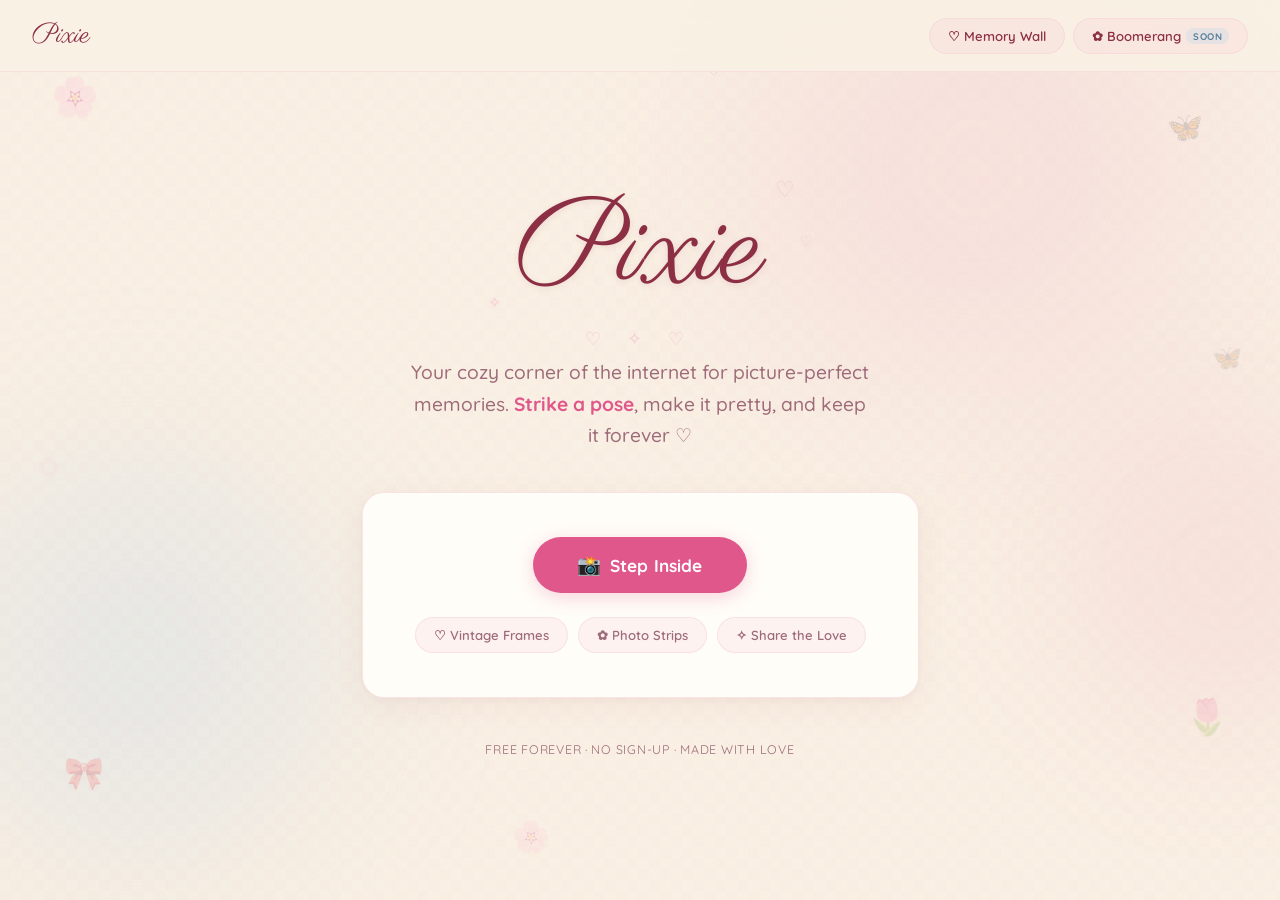
<file: backups/index.html>
<!DOCTYPE html>
<html lang="en">
<head>
  <meta charset="UTF-8">
  <meta name="viewport" content="width=device-width, initial-scale=1.0">
  <meta name="description" content="Pixie — a vintage-style online photobooth. Step inside, strike a pose, and keep your memories forever ♡">

  <title>Pixie ♡ Online Photobooth</title>

  <!-- Styles -->
  <link rel="stylesheet" href="style.css">

  <!-- Favicon -->
  <link rel="icon" href="data:image/svg+xml,<svg xmlns=%22http://www.w3.org/2000/svg%22 viewBox=%220 0 100 100%22><text y=%22.9em%22 font-size=%2290%22>🎀</text></svg>">
</head>
<body>

  <!-- ======== Soft Background Shapes ======== -->
  <div class="bg-shapes" aria-hidden="true">
    <div class="shape shape--blush"></div>
    <div class="shape shape--blue"></div>
    <div class="shape shape--rose"></div>
  </div>

  <!-- ======== Sparkle Particles ======== -->
  <div class="sparkles" id="sparkles" aria-hidden="true"></div>

  <!-- ======== Falling Petals ======== -->
  <div class="bg-petals" id="petals" aria-hidden="true"></div>

  <!-- ======== Floating Hearts ======== -->
  <div class="bg-hearts" id="hearts" aria-hidden="true"></div>

  <!-- ======== Gingham Pattern ======== -->
  <div class="gingham-overlay" aria-hidden="true"></div>

  <!-- ======== Decorative Stickers ======== -->
  <div class="bg-deco" aria-hidden="true">
    <span class="deco deco--1">🌸</span>
    <span class="deco deco--2">🦋</span>
    <span class="deco deco--3">🎀</span>
    <span class="deco deco--4">✿</span>
    <span class="deco deco--5">🌷</span>
    <span class="deco deco--6">🦋</span>
    <span class="deco deco--7">🌸</span>
    <span class="deco deco--8">♡</span>
  </div>

  <!-- ======== Paper Texture Overlay ======== -->
  <div class="texture-overlay" aria-hidden="true"></div>

  <!-- ======== Flash Overlay ======== -->
  <div class="flash-overlay" id="flash-overlay" aria-hidden="true"></div>

  <!-- ======== Navigation ======== -->
  <nav class="nav" id="main-nav">
    <a class="nav__logo" href="#" id="nav-home">Pixie</a>
    <ul class="nav__links">
      <li>
        <button class="nav__link" id="nav-memory-wall" type="button">
          ♡ Memory Wall
        </button>
      </li>
      <li>
        <button class="nav__link" id="nav-boomerang" type="button">
          ✿ Boomerang
          <span class="nav__link-badge">Soon</span>
        </button>
      </li>
    </ul>
  </nav>

  <!-- ================================================================
       SCREEN: Hero / Landing
       ================================================================ -->
  <main class="hero screen screen--active" id="hero-screen">

    <!-- Title -->
    <div class="hero__logo-wrap fade-up">
      <h1 class="hero__title">
        Pixie
        <span class="hero__accent hero__accent--1" aria-hidden="true">♡</span>
        <span class="hero__accent hero__accent--2" aria-hidden="true">✧</span>
        <span class="hero__accent hero__accent--3" aria-hidden="true">♡</span>
      </h1>
      <div class="hero__flourish" aria-hidden="true">♡ ✧ ♡</div>
    </div>

    <!-- Tagline -->
    <p class="hero__tagline fade-up">
      Your cozy corner of the internet for picture-perfect memories.
      <em>Strike a pose</em>, make it pretty, and keep it forever&nbsp;♡
    </p>

    <!-- Card -->
    <div class="hero__card fade-up">
      <button class="cta-btn" id="start-booth-btn" type="button">
        <span class="cta-btn__icon">📸</span>
        Step Inside
      </button>
      <div class="hero__features">
        <span class="feature-pill">♡ Vintage Frames</span>
        <span class="feature-pill">✿ Photo Strips</span>
        <span class="feature-pill">✧ Share the Love</span>
      </div>
    </div>

    <!-- Footer -->
    <p class="hero__footer fade-up">
      Free forever · No sign-up · Made with love
    </p>

  </main>

  <!-- ================================================================
       SCREEN: Booth / Camera
       ================================================================ -->
  <section class="booth screen" id="booth-screen">

    <!-- Header -->
    <div class="booth__header">
      <button class="booth__back-btn" id="booth-back-btn" type="button">
        ← Back
      </button>
      <div class="booth__progress" id="booth-progress">
        <div class="booth__dot" data-shot="0"></div>
        <div class="booth__dot" data-shot="1"></div>
        <div class="booth__dot" data-shot="2"></div>
        <div class="booth__dot" data-shot="3"></div>
      </div>
    </div>

    <!-- Camera Stage -->
    <div class="booth__stage">
      <div class="booth__frame" id="booth-frame">

        <!-- Viewfinder (video + overlays) -->
        <div class="booth__viewfinder">
          <video id="webcam-video" autoplay playsinline muted></video>

          <!-- Countdown Overlay -->
          <div class="booth__countdown" id="countdown-overlay">
            <span class="countdown__number" id="countdown-number"></span>
          </div>

          <!-- Camera Error State -->
          <div class="booth__error" id="booth-error">
            <span class="booth__error-icon">📷</span>
            <p class="booth__error-text">We need camera access to capture your photos!</p>
            <button class="booth__error-btn" id="retry-camera-btn" type="button">Try Again</button>
          </div>
        </div>

        <!-- Status — in the polaroid bottom area -->
        <p class="booth__status" id="booth-status">Press capture when you're ready!</p>

      </div>
    </div>

    <!-- Capture Button -->
    <button class="cta-btn booth__capture-btn" id="capture-btn" type="button">
      <span class="cta-btn__icon">📸</span>
      Capture
    </button>

    <!-- Hidden capture canvas -->
    <canvas id="capture-canvas" style="display:none;"></canvas>
  </section>

  <!-- ================================================================
       SCREEN: Results
       ================================================================ -->
  <section class="results screen" id="results-screen">

    <h2 class="results__title">Your Photos Are Ready ♡</h2>

    <div class="results__strip-wrap">
      <canvas id="strip-canvas"></canvas>
    </div>

    <div class="results__actions">
      <button class="cta-btn" id="retake-btn" type="button">
        <span class="cta-btn__icon">🔄</span>
        Retake
      </button>
      <button class="cta-btn cta-btn--outline" id="home-btn" type="button">
        <span class="cta-btn__icon">🏠</span>
        Home
      </button>
    </div>

  </section>

  <!-- Scripts -->
  <script src="script.js"></script>
</body>
</html>
</file>
<file: backups/style.css>
/* ============================================
   Pixie — Vintage Online Photobooth
   Complete Stylesheet
   ============================================ */

/* ---------- Google Fonts ---------- */
@import url('https://fonts.googleapis.com/css2?family=Parisienne&family=Quicksand:wght@400;500;600;700&display=swap');

/* ---------- CSS Custom Properties ---------- */
:root {
  /* Core palette — vintage / feminine / storybook */
  --clr-cream:       #FAF1E4;
  --clr-cream-deep:  #F3E4D2;
  --clr-blush:       #F4C9D3;
  --clr-blush-light: #FADCE4;
  --clr-dusty-blue:  #BFD7E8;
  --clr-rose:        #8C2F45;
  --clr-hot-pink:    #E0578B;
  --clr-hot-pink-dk: #C9436F;
  --clr-white:       #FFFDF8;
  --clr-text:        #5A2434;
  --clr-text-dim:    #9E6B7A;

  /* Typography */
  --ff-display: 'Parisienne', cursive;
  --ff-body:    'Quicksand', sans-serif;

  /* Sizing */
  --radius-sm: 10px;
  --radius-md: 16px;
  --radius-lg: 22px;
  --radius-pill: 100px;

  /* Transitions */
  --ease-smooth: cubic-bezier(.4, 0, .2, 1);
  --transition-fast: 200ms var(--ease-smooth);
  --transition-med:  350ms var(--ease-smooth);
}

/* ---------- Reset ---------- */
*, *::before, *::after {
  margin: 0; padding: 0; box-sizing: border-box;
}

html {
  font-size: 16px;
  -webkit-font-smoothing: antialiased;
  -moz-osx-font-smoothing: grayscale;
  scroll-behavior: smooth;
}

body {
  font-family: var(--ff-body);
  background: var(--clr-cream);
  color: var(--clr-text);
  min-height: 100dvh;
  overflow-x: hidden;
  position: relative;
}

h1, h2, h3, h4, h5, h6 { font-family: var(--ff-display); }
a { color: inherit; text-decoration: none; }
img { display: block; max-width: 100%; }
button {
  font-family: inherit; cursor: pointer;
  border: none; background: none; color: inherit;
}

/* ============================================
   Screen System
   ============================================ */
.screen { display: none; }
.screen.screen--active {
  display: flex;
  animation: screenIn 500ms var(--ease-smooth);
}
@keyframes screenIn {
  from { opacity: 0; transform: translateY(14px); }
  to   { opacity: 1; transform: translateY(0); }
}

/* ============================================
   Background — Soft Pastel Shapes
   ============================================ */
.bg-shapes {
  position: fixed; inset: 0; z-index: 0;
  overflow: hidden; pointer-events: none;
}

.shape {
  position: absolute;
  border-radius: 50%;
  filter: blur(90px);
  will-change: transform;
}

.shape--blush {
  width: 480px; height: 480px;
  background: var(--clr-blush);
  opacity: 0.35;
  top: -8%; right: 5%;
  animation: shapeFloat1 20s ease-in-out infinite alternate;
}
.shape--blue {
  width: 400px; height: 400px;
  background: var(--clr-dusty-blue);
  opacity: 0.3;
  bottom: 5%; left: -5%;
  animation: shapeFloat2 24s ease-in-out infinite alternate;
}
.shape--rose {
  width: 320px; height: 320px;
  background: var(--clr-hot-pink);
  opacity: 0.1;
  top: 45%; right: -8%;
  animation: shapeFloat3 18s ease-in-out infinite alternate;
}

@keyframes shapeFloat1 { 0%{transform:translate(0,0) scale(1)} 100%{transform:translate(60px,40px) scale(1.08)} }
@keyframes shapeFloat2 { 0%{transform:translate(0,0) scale(1)} 100%{transform:translate(50px,-40px) scale(1.06)} }
@keyframes shapeFloat3 { 0%{transform:translate(0,0) scale(1)} 100%{transform:translate(-40px,30px) scale(1.1)} }

/* ============================================
   Sparkle Particles (subtle warm tones)
   ============================================ */
.sparkles {
  position: fixed; inset: 0; z-index: 1;
  pointer-events: none; overflow: hidden;
}
.sparkle {
  position: absolute;
  border-radius: 50%;
  opacity: 0;
  animation: sparkleFloat var(--dur, 4s) var(--delay, 0s) infinite;
}
@keyframes sparkleFloat {
  0%   { opacity: 0; transform: translateY(0) scale(0); }
  25%  { opacity: 0.6; transform: translateY(-8px) scale(1); }
  60%  { opacity: 0.35; transform: translateY(-24px) scale(0.7); }
  100% { opacity: 0; transform: translateY(-45px) scale(0); }
}

/* ============================================
   Paper Texture Overlay
   ============================================ */
.texture-overlay {
  position: fixed; inset: 0; z-index: 2;
  pointer-events: none; opacity: 0.025;
  background-image: url("data:image/svg+xml,%3Csvg viewBox='0 0 256 256' xmlns='http://www.w3.org/2000/svg'%3E%3Cfilter id='n'%3E%3CfeTurbulence type='fractalNoise' baseFrequency='0.8' numOctaves='4' stitchTiles='stitch'/%3E%3C/filter%3E%3Crect width='100%25' height='100%25' filter='url(%23n)'/%3E%3C/svg%3E");
  background-repeat: repeat;
  background-size: 256px;
}

/* ============================================
   Flash Overlay
   ============================================ */
.flash-overlay {
  position: fixed; inset: 0; z-index: 500;
  background: #fff; opacity: 0;
  pointer-events: none;
}
.flash-overlay.active {
  animation: flashBurst 350ms ease-out forwards;
}
@keyframes flashBurst {
  0%   { opacity: 0.92; }
  100% { opacity: 0; }
}

/* ============================================
   Navigation
   ============================================ */
.nav {
  position: fixed; top: 0; left: 0; right: 0;
  z-index: 100;
  display: flex; align-items: center; justify-content: space-between;
  padding: 16px 32px;
  background: rgba(250, 241, 228, 0.85);
  backdrop-filter: blur(12px);
  -webkit-backdrop-filter: blur(12px);
  border-bottom: 1px solid rgba(244, 201, 211, 0.4);
}

.nav__logo {
  font-family: var(--ff-display);
  font-size: 1.75rem;
  color: var(--clr-rose);
  cursor: pointer;
  transition: color var(--transition-fast);
}
.nav__logo:hover { color: var(--clr-hot-pink); }

.nav__links {
  display: flex; align-items: center; gap: 8px;
  list-style: none;
}

.nav__link {
  display: inline-flex; align-items: center; gap: 5px;
  padding: 9px 18px;
  font-family: var(--ff-body);
  font-size: 0.82rem; font-weight: 600;
  color: var(--clr-rose);
  background: rgba(244, 201, 211, 0.25);
  border: 1px solid rgba(244, 201, 211, 0.45);
  border-radius: var(--radius-pill);
  transition: all var(--transition-fast);
}
.nav__link:hover {
  background: rgba(244, 201, 211, 0.45);
  border-color: var(--clr-blush);
  transform: translateY(-1px);
  box-shadow: 0 3px 12px rgba(140, 47, 69, 0.08);
}

.nav__link-badge {
  font-size: 0.6rem; font-weight: 700;
  padding: 2px 7px;
  border-radius: var(--radius-pill);
  background: rgba(191, 215, 232, 0.35);
  color: #5A7F9A;
  letter-spacing: 0.04em;
  text-transform: uppercase;
}

/* ============================================
   Hero Section
   ============================================ */
.hero {
  position: relative; z-index: 10;
  flex-direction: column; align-items: center; justify-content: center;
  min-height: 100dvh;
  padding: 120px 24px 80px;
  text-align: center;
}

/* Title */
.hero__logo-wrap {
  position: relative; margin-bottom: 4px;
}

.hero__title {
  font-family: var(--ff-display);
  font-size: clamp(3.5rem, 13vw, 7.5rem);
  font-weight: 400;
  line-height: 1.15;
  color: var(--clr-rose);
  text-shadow: 0 2px 6px rgba(140, 47, 69, 0.1);
  position: relative;
}

/* Decorative flourish */
.hero__flourish {
  font-size: 1.1rem;
  color: var(--clr-blush);
  letter-spacing: 0.6em;
  margin-top: 6px;
  margin-bottom: 4px;
}

/* Decorative hearts around title */
.hero__accent {
  position: absolute;
  font-size: 1.4rem;
  color: var(--clr-blush);
  animation: accentFloat 5s ease-in-out infinite alternate;
}
.hero__accent--1 { top: -4px; right: -30px; animation-delay: 0s; }
.hero__accent--2 { bottom: 8px; left: -28px; font-size: 1rem; animation-delay: -2s; }
.hero__accent--3 { top: 38%; right: -48px; font-size: 0.9rem; animation-delay: -3.5s; }
@keyframes accentFloat {
  0%   { transform: translateY(0) rotate(0); }
  100% { transform: translateY(-6px) rotate(8deg); }
}

/* Tagline */
.hero__tagline {
  font-family: var(--ff-body);
  font-size: clamp(0.95rem, 2.5vw, 1.2rem);
  font-weight: 500;
  color: var(--clr-text-dim);
  max-width: 460px;
  margin-bottom: 40px;
  line-height: 1.65;
}
.hero__tagline em {
  font-style: normal;
  color: var(--clr-hot-pink);
  font-weight: 700;
}

/* Glass-free Card */
.hero__card {
  background: var(--clr-white);
  border: 1px solid rgba(244, 201, 211, 0.5);
  border-radius: var(--radius-lg);
  padding: 44px 52px;
  display: flex; flex-direction: column; align-items: center; gap: 24px;
  box-shadow:
    0 8px 32px rgba(140, 47, 69, 0.06),
    0 2px 8px rgba(140, 47, 69, 0.04);
}

/* Feature Pills */
.hero__features {
  display: flex; align-items: center; gap: 10px;
  flex-wrap: wrap; justify-content: center;
}
.feature-pill {
  display: inline-flex; align-items: center; gap: 5px;
  padding: 9px 18px;
  font-family: var(--ff-body);
  font-size: 0.82rem; font-weight: 600;
  color: var(--clr-text-dim);
  background: rgba(244, 201, 211, 0.2);
  border: 1px solid rgba(244, 201, 211, 0.4);
  border-radius: var(--radius-pill);
  transition: all var(--transition-fast);
  cursor: default;
}
.feature-pill:hover {
  background: rgba(244, 201, 211, 0.4);
  border-color: var(--clr-blush);
  transform: translateY(-1px);
  color: var(--clr-rose);
}

/* Footer */
.hero__footer {
  margin-top: 44px;
  font-family: var(--ff-body);
  font-size: 0.78rem;
  color: var(--clr-text-dim);
  opacity: 0.6;
  letter-spacing: 0.06em;
  text-transform: uppercase;
}

/* ============================================
   CTA Button (shared)
   ============================================ */
.cta-btn {
  position: relative;
  display: inline-flex; align-items: center; gap: 8px;
  padding: 16px 44px;
  font-family: var(--ff-body);
  font-size: 1.08rem; font-weight: 700;
  color: #fff;
  background: var(--clr-hot-pink);
  border-radius: var(--radius-pill);
  border: none; cursor: pointer;
  transition: all var(--transition-fast);
  box-shadow: 0 4px 18px rgba(224, 87, 139, 0.25);
  letter-spacing: 0.01em;
}
.cta-btn:hover {
  background: var(--clr-hot-pink-dk);
  transform: translateY(-2px);
  box-shadow: 0 6px 24px rgba(224, 87, 139, 0.35);
}
.cta-btn:active {
  transform: translateY(0);
  box-shadow: 0 2px 10px rgba(224, 87, 139, 0.2);
  transition-duration: 80ms;
}
.cta-btn__icon {
  font-size: 1.2rem; display: inline-flex;
  transition: transform var(--transition-fast);
}
.cta-btn:hover .cta-btn__icon { transform: scale(1.12); }
.cta-btn:disabled {
  opacity: 0.45; cursor: not-allowed;
  transform: none !important;
  box-shadow: 0 2px 10px rgba(224, 87, 139, 0.12) !important;
}

/* Outline variant */
.cta-btn--outline {
  background: transparent;
  color: var(--clr-rose);
  border: 2px solid rgba(140, 47, 69, 0.2);
  box-shadow: none;
}
.cta-btn--outline:hover {
  background: rgba(140, 47, 69, 0.05);
  border-color: rgba(140, 47, 69, 0.35);
  box-shadow: 0 4px 16px rgba(140, 47, 69, 0.06);
}

/* ============================================
   Booth Screen
   ============================================ */
.booth {
  position: relative; z-index: 10;
  flex-direction: column; align-items: center;
  min-height: 100dvh;
  padding: 90px 24px 40px;
  gap: 20px;
}

/* Header */
.booth__header {
  width: 100%; max-width: 560px;
  display: flex; align-items: center; justify-content: space-between;
}
.booth__back-btn {
  display: inline-flex; align-items: center; gap: 5px;
  padding: 8px 16px;
  font-family: var(--ff-body); font-size: 0.88rem; font-weight: 600;
  color: var(--clr-text-dim);
  background: rgba(244, 201, 211, 0.2);
  border: 1px solid rgba(244, 201, 211, 0.4);
  border-radius: var(--radius-pill);
  transition: all var(--transition-fast);
}
.booth__back-btn:hover {
  color: var(--clr-rose);
  background: rgba(244, 201, 211, 0.4);
  transform: translateX(-2px);
}

/* Progress Dots */
.booth__progress {
  display: flex; align-items: center; gap: 10px;
}
.booth__dot {
  width: 13px; height: 13px;
  border-radius: 50%;
  border: 2.5px solid var(--clr-blush);
  background: transparent;
  transition: all 300ms var(--ease-smooth);
}
.booth__dot.active {
  border-color: var(--clr-hot-pink);
  box-shadow: 0 0 8px rgba(224, 87, 139, 0.25);
  animation: dotPulse 1.2s ease-in-out infinite;
}
.booth__dot.done {
  background: var(--clr-hot-pink);
  border-color: var(--clr-hot-pink);
  box-shadow: 0 0 6px rgba(224, 87, 139, 0.2);
}
@keyframes dotPulse {
  0%,100%{ transform:scale(1); } 50%{ transform:scale(1.25); }
}

/* Camera Stage */
.booth__stage {
  display: flex; flex-direction: column; align-items: center;
  width: 100%;
}

/* Polaroid Frame */
.booth__frame {
  background: var(--clr-white);
  width: min(520px, 90vw);
  padding: 12px;
  padding-bottom: 0;
  border-radius: var(--radius-md);
  box-shadow:
    0 8px 32px rgba(140, 47, 69, 0.1),
    0 2px 8px rgba(140, 47, 69, 0.05);
  position: relative;
  transition: box-shadow var(--transition-med);
}

.booth__viewfinder {
  position: relative;
  border-radius: var(--radius-sm);
  overflow: hidden;
  background: #f0e6d8;
}

#webcam-video {
  display: block; width: 100%;
  transform: scaleX(-1);
  border-radius: var(--radius-sm);
}

/* Status — sits in the polaroid "bottom" area */
.booth__status {
  text-align: center;
  padding: 14px 8px;
  font-family: var(--ff-body);
  font-size: 0.88rem; font-weight: 600;
  color: var(--clr-text-dim);
  min-height: 48px;
}
.booth__status .accent {
  color: var(--clr-hot-pink); font-weight: 700;
}

/* Countdown Overlay */
.booth__countdown {
  position: absolute; inset: 0;
  display: flex; align-items: center; justify-content: center;
  background: rgba(250, 241, 228, 0.7);
  backdrop-filter: blur(4px);
  -webkit-backdrop-filter: blur(4px);
  border-radius: var(--radius-sm);
  z-index: 5;
  opacity: 0; pointer-events: none;
  transition: opacity 200ms;
}
.booth__countdown.active { opacity: 1; }

.countdown__number {
  font-family: var(--ff-body);
  font-size: clamp(5rem, 18vw, 9rem);
  font-weight: 700;
  color: var(--clr-rose);
  text-shadow: 0 3px 12px rgba(140, 47, 69, 0.15);
  opacity: 0; transform: scale(0.5);
}
.countdown__number.pop {
  animation: countdownPop 900ms var(--ease-smooth) forwards;
}
@keyframes countdownPop {
  0%   { opacity: 0; transform: scale(0.5); }
  30%  { opacity: 1; transform: scale(1.1); }
  50%  { transform: scale(1); }
  80%  { opacity: 1; }
  100% { opacity: 0; transform: scale(1.4); }
}

/* Camera Error */
.booth__error {
  position: absolute; inset: 0;
  display: flex; flex-direction: column;
  align-items: center; justify-content: center; gap: 12px;
  background: rgba(250, 241, 228, 0.95);
  border-radius: var(--radius-sm);
  z-index: 4;
  opacity: 0; pointer-events: none;
  transition: opacity 300ms;
}
.booth__error.active { opacity: 1; pointer-events: auto; }
.booth__error-icon { font-size: 2.8rem; }
.booth__error-text {
  font-size: 0.95rem; color: var(--clr-text-dim);
  text-align: center; max-width: 240px; line-height: 1.5;
}
.booth__error-btn {
  padding: 10px 24px;
  font-family: var(--ff-body); font-size: 0.9rem; font-weight: 700;
  color: #fff; background: var(--clr-hot-pink);
  border-radius: var(--radius-pill);
  transition: all var(--transition-fast);
  box-shadow: 0 3px 12px rgba(224, 87, 139, 0.2);
}
.booth__error-btn:hover {
  background: var(--clr-hot-pink-dk);
  transform: translateY(-1px);
}

/* Capture Button tweaks */
.booth__capture-btn { margin-top: 2px; }

/* ============================================
   Results Screen
   ============================================ */
.results {
  position: relative; z-index: 10;
  flex-direction: column; align-items: center; justify-content: center;
  min-height: 100dvh;
  padding: 100px 24px 60px;
  gap: 24px;
  text-align: center;
}

.results__title {
  font-family: var(--ff-display);
  font-size: clamp(1.8rem, 6vw, 3rem);
  font-weight: 400;
  color: var(--clr-rose);
}

.results__strip-wrap {
  max-width: 380px; width: 100%;
  display: flex; justify-content: center;
}

#strip-canvas {
  width: 100%; height: auto;
  border-radius: 12px;
  box-shadow:
    0 16px 56px rgba(140, 47, 69, 0.12),
    0 4px 16px rgba(140, 47, 69, 0.06);
  transition: transform 400ms var(--ease-smooth);
}
#strip-canvas:hover {
  transform: scale(1.015) rotate(-0.4deg);
}

.results__actions {
  display: flex; align-items: center; gap: 12px;
  flex-wrap: wrap; justify-content: center;
}
/* ============================================
   Falling Cherry Blossom Petals
   ============================================ */
.bg-petals {
  position: fixed; inset: 0; z-index: 1;
  pointer-events: none; overflow: hidden;
}

.petal {
  position: absolute;
  border-radius: 80% 0 55% 50% / 55% 0 80% 50%;
  opacity: 0;
  will-change: transform;
  animation: petalFall var(--dur, 12s) var(--delay, 0s) infinite;
}

@keyframes petalFall {
  0% {
    opacity: 0;
    transform: translate(0, -20px) rotate(0deg) scale(0.7);
  }
  8% { opacity: var(--peak, 0.45); }
  85% { opacity: var(--peak, 0.45); }
  100% {
    opacity: 0;
    transform:
      translate(var(--drift, 80px), calc(100vh + 30px))
      rotate(var(--spin, 360deg))
      scale(0.2);
  }
}

/* ============================================
   Floating Hearts
   ============================================ */
.bg-hearts {
  position: fixed; inset: 0; z-index: 1;
  pointer-events: none; overflow: hidden;
}

.float-heart {
  position: absolute;
  bottom: -30px;
  opacity: 0;
  will-change: transform;
  animation: heartFloat var(--dur, 14s) var(--delay, 0s) infinite;
  line-height: 1;
}

@keyframes heartFloat {
  0% {
    opacity: 0;
    transform: translateY(0) translateX(0) scale(0.4) rotate(var(--tilt, 0deg));
  }
  12% {
    opacity: var(--peak, 0.3);
    transform: translateY(-8vh) scale(0.7) rotate(var(--tilt, 0deg));
  }
  50% {
    transform:
      translateY(-50vh) translateX(var(--sway, 15px))
      scale(1) rotate(calc(var(--tilt, 0deg) + 10deg));
  }
  88% { opacity: var(--peak, 0.3); }
  100% {
    opacity: 0;
    transform:
      translateY(calc(-100vh - 20px)) translateX(calc(var(--sway, 15px) * -1))
      scale(0.5) rotate(calc(var(--tilt, 0deg) - 10deg));
  }
}

/* ============================================
   Gingham / Checkered Pattern Overlay
   ============================================ */
.gingham-overlay {
  position: fixed; inset: 0;
  z-index: 1;
  pointer-events: none;
  background:
    repeating-conic-gradient(
      rgba(244, 201, 211, 0.045) 0% 25%,
      transparent 0% 50%
    ) 0 0 / 22px 22px;
}

/* ============================================
   Decorative Scrapbook Stickers
   ============================================ */
.bg-deco {
  position: fixed; inset: 0;
  z-index: 3;
  pointer-events: none;
  overflow: hidden;
}

.deco {
  position: absolute;
  display: block;
  animation: decoSway var(--sway-dur, 6s) ease-in-out infinite alternate;
  filter: drop-shadow(0 2px 4px rgba(140, 47, 69, 0.08));
}

/* Top-left blossom */
.deco--1 {
  top: 8%; left: 4%;
  font-size: 2.4rem;
  opacity: 0.22;
  --sway-dur: 7s;
  --sway-x: 6px; --sway-y: -8px;
  --base-rot: -12deg;
}
/* Top-right butterfly */
.deco--2 {
  top: 12%; right: 6%;
  font-size: 1.8rem;
  opacity: 0.18;
  --sway-dur: 5s;
  --sway-x: 10px; --sway-y: -12px;
  --base-rot: 8deg;
}
/* Bottom-left bow */
.deco--3 {
  bottom: 12%; left: 5%;
  font-size: 2rem;
  opacity: 0.2;
  --sway-dur: 8s;
  --sway-x: -5px; --sway-y: 6px;
  --base-rot: -6deg;
}
/* Mid-left flower */
.deco--4 {
  top: 50%; left: 3%;
  font-size: 1.6rem;
  opacity: 0.14;
  --sway-dur: 9s;
  --sway-x: 4px; --sway-y: -10px;
  --base-rot: 15deg;
  color: var(--clr-blush);
}
/* Bottom-right tulip */
.deco--5 {
  bottom: 18%; right: 4%;
  font-size: 2.2rem;
  opacity: 0.19;
  --sway-dur: 7.5s;
  --sway-x: -8px; --sway-y: 5px;
  --base-rot: 10deg;
}
/* Mid-right butterfly */
.deco--6 {
  top: 38%; right: 3%;
  font-size: 1.5rem;
  opacity: 0.15;
  --sway-dur: 5.5s;
  --sway-x: 12px; --sway-y: -6px;
  --base-rot: -10deg;
}
/* Bottom-center blossom */
.deco--7 {
  bottom: 5%; left: 40%;
  font-size: 1.9rem;
  opacity: 0.16;
  --sway-dur: 8.5s;
  --sway-x: 5px; --sway-y: -7px;
  --base-rot: 20deg;
}
/* Top-center heart */
.deco--8 {
  top: 6%; left: 55%;
  font-size: 1.4rem;
  opacity: 0.2;
  --sway-dur: 6s;
  --sway-x: -4px; --sway-y: 8px;
  --base-rot: -5deg;
  color: var(--clr-hot-pink);
}

@keyframes decoSway {
  0% {
    transform:
      translate(0, 0)
      rotate(var(--base-rot, 0deg));
  }
  100% {
    transform:
      translate(var(--sway-x, 5px), var(--sway-y, -8px))
      rotate(calc(var(--base-rot, 0deg) + 6deg));
  }
}

/* ============================================
   Fade-Up Load Animations
   ============================================ */
.fade-up {
  opacity: 0; transform: translateY(20px);
  transition: opacity 550ms var(--ease-smooth), transform 550ms var(--ease-smooth);
}
.fade-up.visible { opacity: 1; transform: translateY(0); }
.fade-up:nth-child(1) { transition-delay: 100ms; }
.fade-up:nth-child(2) { transition-delay: 250ms; }
.fade-up:nth-child(3) { transition-delay: 400ms; }
.fade-up:nth-child(4) { transition-delay: 550ms; }

/* ============================================
   Responsive
   ============================================ */
@media (max-width: 768px) {
  .nav { padding: 14px 18px; }
  .nav__logo { font-size: 1.45rem; }
  .nav__link { padding: 7px 13px; font-size: 0.76rem; }
  .nav__link-badge { display: none; }

  .hero { padding: 100px 20px 60px; }
  .hero__card { padding: 32px 24px; }
  .hero__features { gap: 8px; }
  .feature-pill { padding: 7px 14px; font-size: 0.78rem; }
  .cta-btn { padding: 14px 34px; font-size: 1rem; }

  .shape--blush { width: 300px; height: 300px; opacity: 0.25; }
  .shape--blue  { width: 260px; height: 260px; opacity: 0.22; }
  .shape--rose  { width: 200px; height: 200px; }

  .booth { padding: 78px 16px 28px; }
  .booth__header { max-width: 100%; }

  .results { padding: 90px 20px 40px; }
  .results__strip-wrap { max-width: 320px; }

  /* Scale down decorative elements */
  .deco { font-size: 1.2rem !important; opacity: 0.12 !important; }
  .deco--flower, .deco--butterfly2, .deco--film,
  .deco--letter, .deco--star1, .deco--heart2 { display: none; }
  .filmstrip { opacity: 0.1 !important; width: 40px; }
  .washi { display: none; }
  .deco-text { display: none; }
  .gingham-overlay { opacity: 0.6; }
}

@media (max-width: 420px) {
  .nav__links { gap: 4px; }
  .nav__link { padding: 6px 10px; font-size: 0.7rem; }
  .hero__card { padding: 26px 16px; border-radius: var(--radius-md); }
  .cta-btn { padding: 13px 26px; font-size: 0.95rem; }
  .hero__accent--3 { display: none; }

  .booth__back-btn { padding: 6px 12px; font-size: 0.82rem; }
  .booth__dot { width: 11px; height: 11px; }
  .booth__frame { padding: 8px; padding-bottom: 0; }

  .results__actions { gap: 10px; }
  .results__strip-wrap { max-width: 280px; }

  .bg-deco { display: none; }
  .filmstrip { display: none; }
}
</file>
